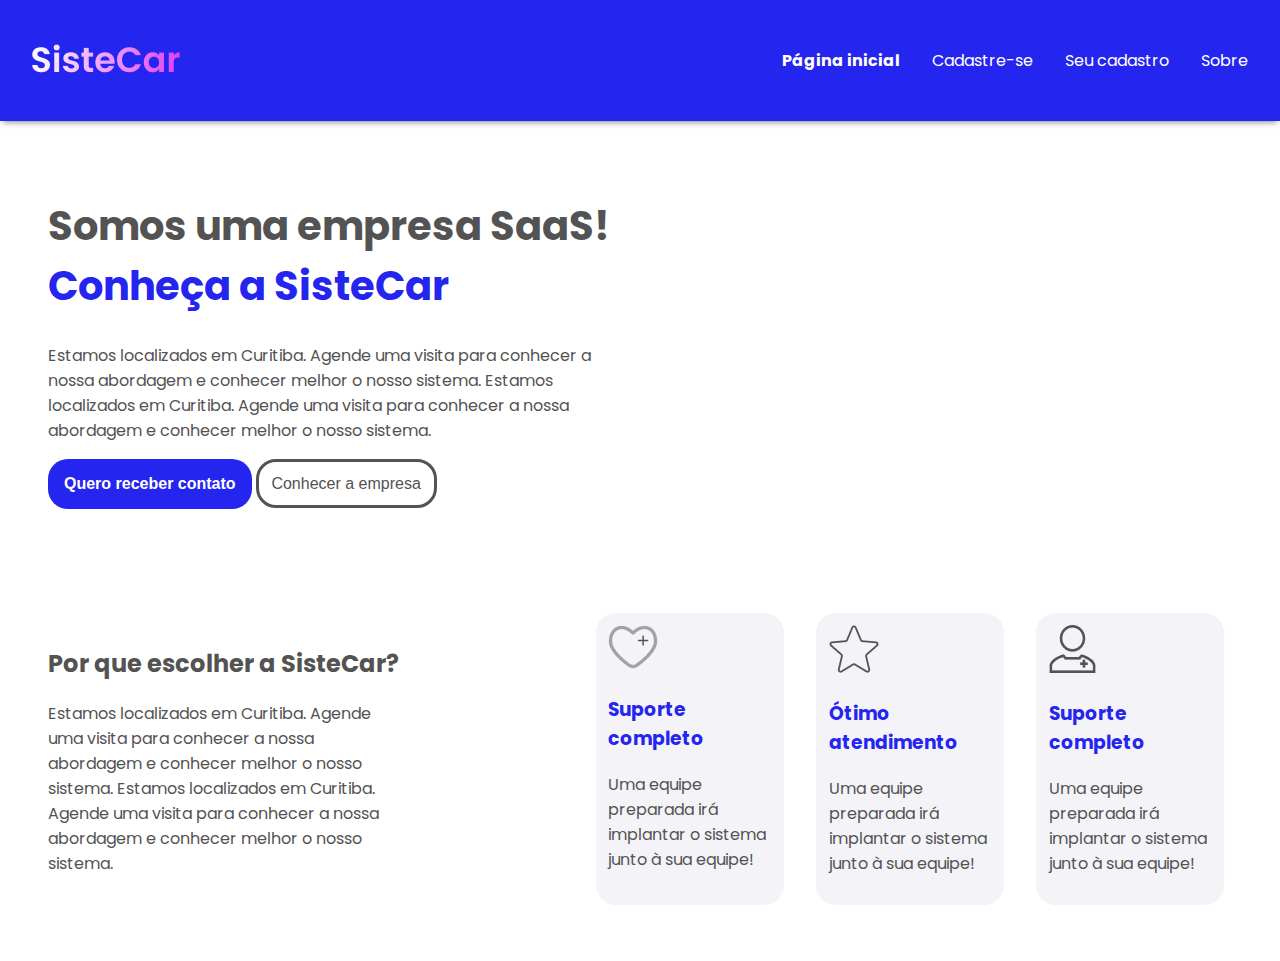
<file: index.html>
<!DOCTYPE html>
<html lang="pt-br">
<head>
    <meta charset="UTF-8">
    <meta name="viewport" content="width=device-width, initial-scale=1.0">
    <title>Sistema para loja de carros</title>
    <link rel="stylesheet" href="css/style.css">
</head>
<body>
    <header>
        <div id="logo">
            <a href="">
                <img src="img/logo.png" alt="">
            </a>
        </div>

        <nav id="menu">
            <ul>
                <li><a href="index.html" class="destaque">Página inicial</a></li>
                <li><a href="form.html" class="texto-padrao">Cadastre-se</a></li>
                <li><a href="formAction.html" class="texto-padrao">Seu cadastro</a></li>
                <li><a href="about.html" class="texto-padrao">Sobre</a></li>
            </ul>
        </nav>
    </header>
    <main>
        <section class="secao primeira">
            <h1 class="titulo">Somos uma empresa SaaS!<br><span class="destaque-cor">Conheça a SisteCar</span></h1>

            <div class="lado-esquerdo">
                <p>Estamos localizados em Curitiba. Agende uma visita para conhecer a nossa abordagem e conhecer melhor o nosso sistema. Estamos localizados em Curitiba. Agende uma visita para conhecer a nossa abordagem e conhecer melhor o nosso sistema.</p>
                
                <button id="botao-cadastro">Quero receber contato</button>
                <button id="botao-sobre">Conhecer a empresa</button>
            </div>

            <div class="lado-direito">

            </div>
        </section>

        <section class="secao segunda">

            <div class="lado-esquerdo segunda">
                <h2>Por que escolher a SisteCar?</h2>
                <p>Estamos localizados em Curitiba. Agende uma visita para conhecer a nossa abordagem e conhecer melhor o nosso sistema. Estamos localizados em Curitiba. Agende uma visita para conhecer a nossa abordagem e conhecer melhor o nosso sistema.</p>
            </div>
            <div class="lado-direito segunda">
                <div class="cards">
                    <div class="card um">
                        <img src="img/icone_um.png" alt="">
                        <h3 class="destaque-cor">Suporte completo</h3>
                        <p>Uma equipe preparada irá implantar o sistema junto à sua equipe!</p>
                    </div>

                    <div class="card dois">
                        <img src="img/icone_dois.png" alt="">
                        <h3 class="destaque-cor">Ótimo atendimento</h3>
                        <p>Uma equipe preparada irá implantar o sistema junto à sua equipe!</p>
                    </div>

                    <div class="card tres">
                        <img src="img/icone_tres.png" alt="">
                        <h3 class="destaque-cor">Suporte completo</h3>
                        <p>Uma equipe preparada irá implantar o sistema junto à sua equipe!</p>
                    </div>

                </div>
            </div>
            


        </section>
    </main>
</body>
</html>
</file>
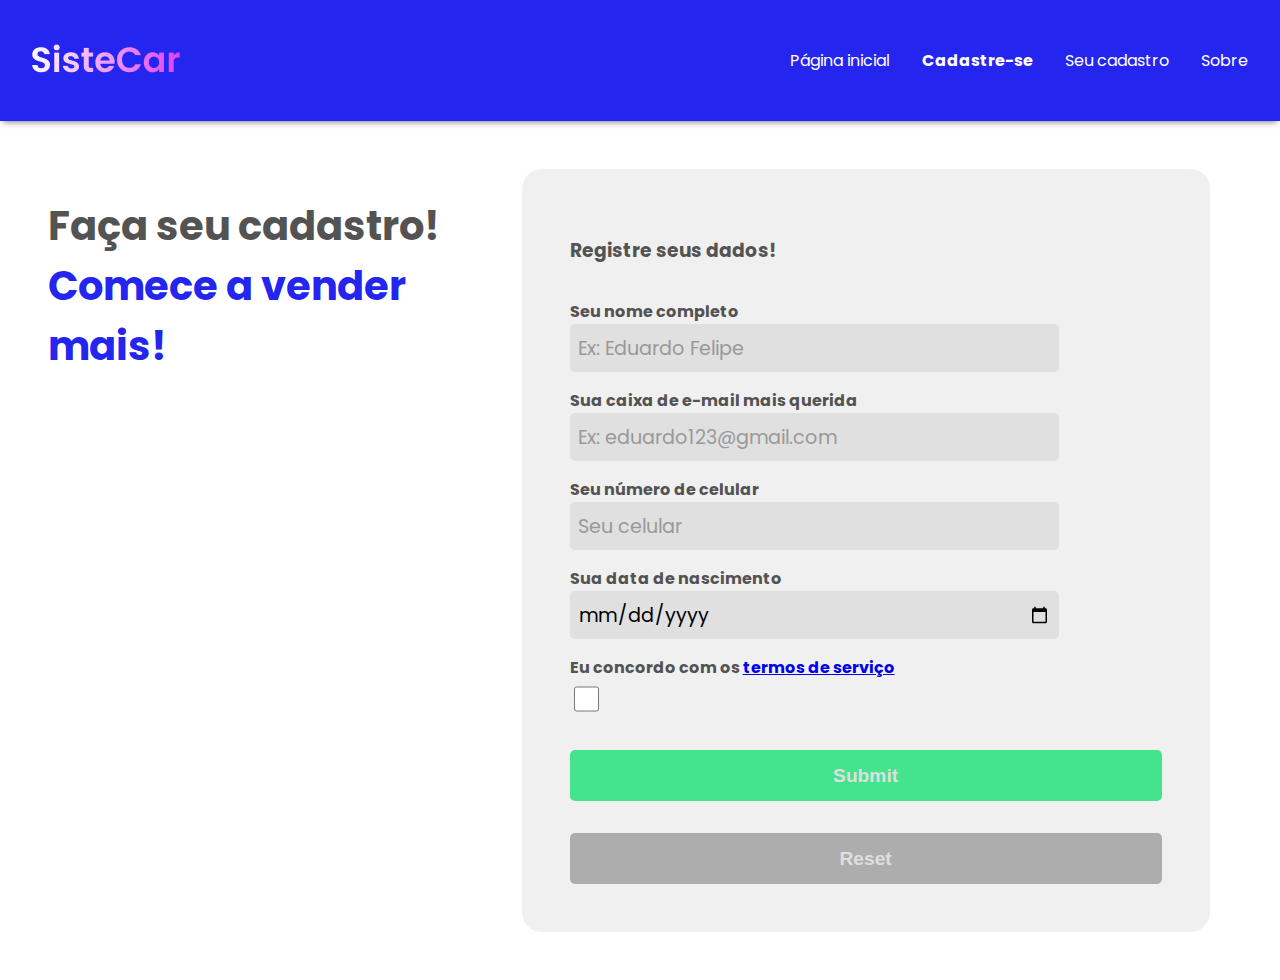
<file: form.html>
<!DOCTYPE html>
<html lang="pt-br">
<head>
    <meta charset="UTF-8">
    <meta name="viewport" content="width=device-width, initial-scale=1.0">
    <title>Sistema para loja de carros</title>
    <link rel="stylesheet" href="css/style.css">
</head>
<body>
    <header>
        
        <div id="logo">
            <a href="">
                <img src="img/logo.png" alt="">
            </a>
        </div>

        <nav id="menu">
            <ul>
                <li><a href="index.html" class="texto-padrao">Página inicial</a></li>
                <li><a href="form.html" class="destaque">Cadastre-se</a></li>
                <li><a href="formAction.html" class="texto-padrao">Seu cadastro</a></li>
                <li><a href="about.html" class="texto-padrao">Sobre</a></li>
            </ul>
        </nav>

    </header>
    <main>
        <section class="secao primeira form">

            <div class="lado-esquerdo form">
                <h1 class="titulo">Faça seu cadastro!<br><span class="destaque-cor">Comece a vender mais!</span></h1>
            </div>
            <div class="lado-direito form">
                <h3>Registre seus dados!</h3>
                <form method="GET" action="formAction.html" >
                    <div class="card-forms">
                        <label for="nome" class="titulo-form" aria-hidden="true">Seu nome completo</label>
                        <input type="text" class="input-form" name="Nome" placeholder="Ex: Eduardo Felipe" pattern="[A-Za-záàâãéèêíóôõúç\s]{8,50}" title="Nome com 8 a 50 letras" required>

                        <label for="email" class="titulo-form" aria-hidden="true">Sua caixa de e-mail mais querida</label>
                        <input type="email" class="input-form" name="E-mail" placeholder="Ex: eduardo123@gmail.com" required>

                        <label for="celular" class="titulo-form" aria-hidden="true">Seu número de celular</label>
                        <input type="phone" id="celular" class="input-form" name="Celular" pattern="\(\d{2}\)\s\d{4,5}-\d{4}$" onkeydown="return mascaraTelefone(event)" placeholder="Seu celular" title="(xx) xxxxx-xxxx" required>

                        <label for="nascimento" class="titulo-form" aria-hidden="true">Sua data de nascimento</label>
                        <input type="date" class="input-form" name="Nascimento">

                        <label for="agree-term" class="titulo-form" aria-hidden="true"><span><span></span></span>Eu concordo com os <a href="#" class="term-service">termos de serviço</a></label>
                        <input type="checkbox" name="Termo" class="input-form checkbox" required >

                        <input type="submit" id="submit-form" name="Enviar?" placeholder="Enviar">

                        <input type="reset" id="reset-form" name="Resetar">
                    </div>
                </form>
            </div>  
        </section>
    </main>
    <script src="script/script.js"></script>
</body>
</html>
</file>
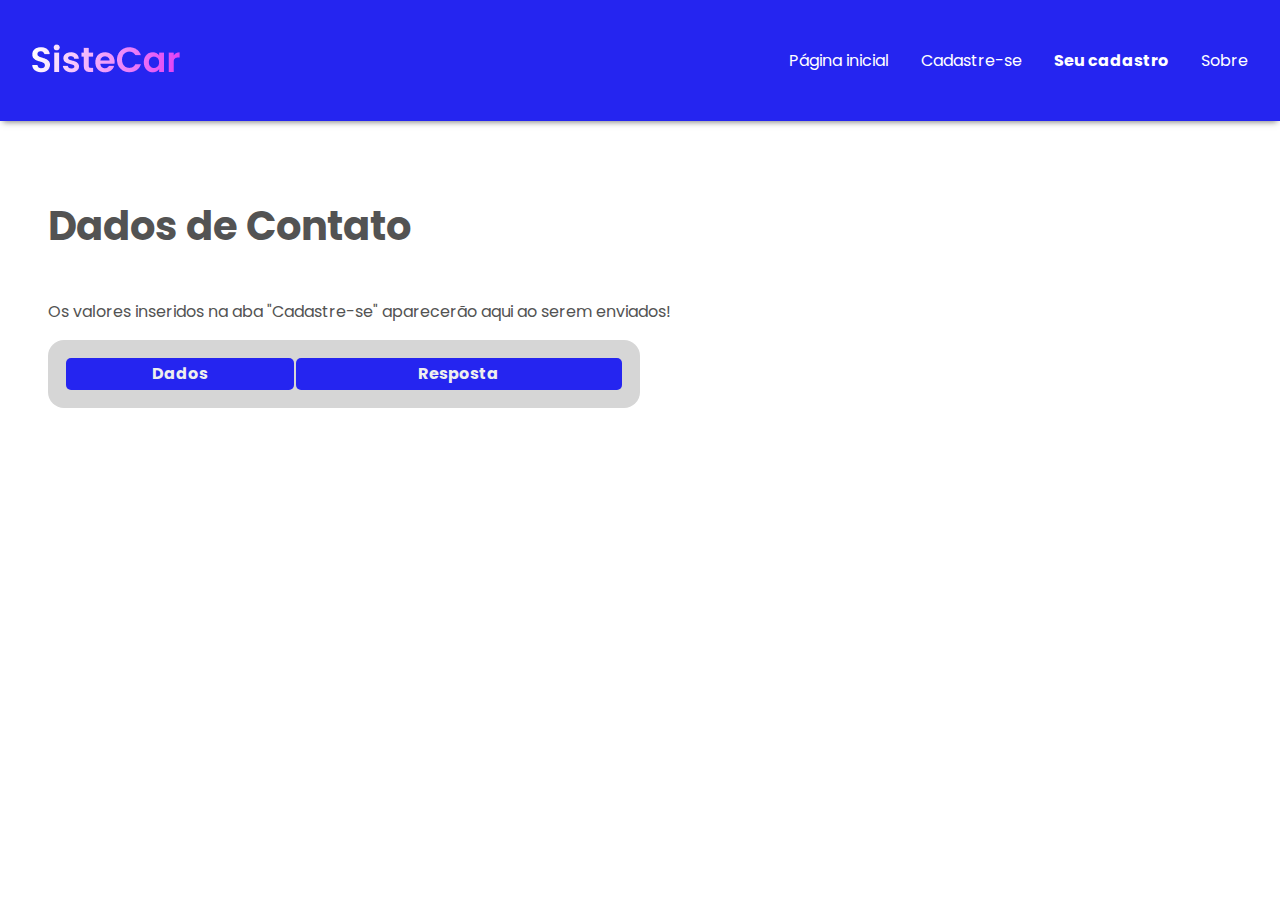
<file: formAction.html>
<!DOCTYPE html>
<html lang="pt-br">
<head>
    <meta charset="UTF-8">
    <meta name="viewport" content="width=device-width, initial-scale=1.0">
    <title>Sistema para loja de carros</title>
    <link rel="stylesheet" href="css/style.css">
</head>
<body>
    <header>
        
        <div id="logo">
            <a href="">
                <img src="img/logo.png" alt="">
            </a>
        </div>

        <nav id="menu">
            <ul>
                <li><a href="./index.html" class="texto-padrao">Página inicial</a></li>
                <li><a href="./form.html" class="texto-padrao">Cadastre-se</a></li>
                <li><a href="formAction.html" class="destaque">Seu cadastro</a></li>
                <li><a href="./about.html" class="texto-padrao">Sobre</a></li>
            </ul>
        </nav>

    </header>

    <script src="script/script.js"></script>
    <section class="secao formAction">

        <h1 class="titulo">Dados de Contato</h1>

        <table class="tableCSS">
            <p>Os valores inseridos na aba "Cadastre-se" aparecerão aqui ao serem enviados!</p>
            <tr><th>Dados</th><th>Resposta</th></tr>
            <script language=javascript>
                var params = new Array();
                params = getParameters();
                for (let [key, value] of Object.entries(params)) {
                    document.write("<tr><th>" + key + "</th><td>" + value + "</td></tr>");
                }
            </script>
        </table>
    </section>
</file>
<file: css/style.css>
@import url('https://fonts.googleapis.com/css2?family=Poppins:wght@400;700&display=swap');

body{
    margin: 0 auto;
    color: rgb(83, 83, 83);
}

/*Aqui começa o cabeçalho padrão de todas as páginas*/

header{
    display: flex;
    padding: 2rem;
    justify-content: space-between;
    background: #2525f0;
    box-shadow: 0 4px 6px -3px rgba(0, 0, 0, 0.5);
}

#logo{
    display: flex;
    align-items: center;
}

/**/
#menu > ul {
    display: flex;
    gap: 2rem;
    list-style-type: none;
    color: white;
    font-family: 'Poppins', sans-serif;
}

/*aplica um efeito e altera o peso da fonte ao passar o mouse em cima do cabeçalho, no nome da aba do site*/
li:hover{
    font-weight: 700;
    cursor: pointer;
}

/*configuração do atibuto "link" do cabeçalho*, para destacar o peso da fonte correspondente a aba*/
.destaque{
    font-weight: 700;
    text-decoration: none;
    list-style: none;
    color: white;
}

/*configuração do atibuto "link" do cabeçalho*, para a fonte ficar normal */

.texto-padrao{
    text-decoration: none;
    list-style: none;
    color: white;
}


/*Aqui termina o cabeçalho*/

/*Aqui começa a primeira seção, que no nosso caso é o "Hero"*/
.secao{
    padding: 3rem;
    font-family: 'Poppins', sans-serif;
}

.sessao.primeira{
    display: flex;
    width: 100%;
}

.secao.primeira.form{
    display: flex;
}

.titulo{
    font-family: 'Poppins', sans-serif;
    font-size: 2.5rem;
}
.destaque-cor{
    color: rgb(37, 37, 240);
}
.lado-esquerdo, .lado-direito{
    width: 50%;
}

.lado-esquerdo.form{
    width: 40%;
}

#botao-cadastro{
    padding: 1rem;
    border-radius: 20px;
    border: none;
    background: rgb(37, 37, 240);
    color: white;
    font-size: 1rem;
    font-weight: 700;
    cursor: pointer;
}

#botao-cadastro:hover{
    background: rgb(80, 80, 235);
    transition: .3s;
}

#botao-sobre{
    padding: .8rem;
    border-radius: 20px;
    background: transparent;
    border: 3px solid rgb(83, 83, 83);
    font-size: 1rem;
    font-weight: 400;
    color:  rgb(83, 83, 83);
    cursor: pointer; 
}

/*Aqui começa a segunda seção, logo abaixo do "hero"*/
.secao.segunda{
    padding: 3rem;
    display: flex;
    align-items: center;
}

.lado-esquerdo.segunda{
    width: 30%;
}

.lado-direito.segunda{
    width: 70%;
}

.cards{
    display: flex;
    padding: .5rem;
    justify-content: end;
    gap: 2rem;
}

.card{
    padding: .8rem;
    width: 20%;
    background: rgb(243, 243, 248);
    border-radius: 20px;
    padding: .8rem;
    color: rgb(83, 83, 83);
}

.card-forms{
    display: flex;
    flex-direction: column;
    justify-content: center;
}


input::placeholder{
    font-size: 1.2rem;
    color: rgb(153, 153, 153);
}

.titulo-form{
    margin-top: 1rem;
    font-weight: 700;
}

.lado-direito.form{
    display: flex;
    flex-direction: column;
    background: #f0f0f0;
    padding: 3rem;
    border-radius: 20px;
}

.input-form{
    padding: .5rem;
    width: 80%;
    height: 2rem;
    background: rgb(224, 224, 224);
    border: none;
    outline: none;
    border-radius: 5px;
    font-family: 'Poppins', sans-serif;
    font-size: 1.2rem;
}

.input-form:focus{
    border: 3px solid rgb(37, 37, 240);
    font-family: 'Poppins', sans-serif;
    font-size: 1.2rem;
    background: #f5f5f5;
}

.input-form.checkbox{
    display: flex;
    width: 25px;
    position: relative;
    top: 0%;
}


#submit-form{
    padding: .9rem;
    width: 100%;
    border-radius: 10px;
    background: rgb(68, 228, 140);
    border: none;
    outline: none;
    border-radius: 5px;
    font-weight: 700;
    color: rgb(223, 223, 223);
    margin-top: 2rem;
    font-size: 1.2rem;
    cursor: pointer;
}

#submit-form:hover{
    background-color: rgb(39, 194, 109);
}


#reset-form{
    padding: .9rem;
    width: 100%;
    border-radius: 10px;
    background: rgb(173, 173, 173);
    border: none;
    outline: none;
    border-radius: 5px;
    font-weight: 700;
    color: rgb(223, 223, 223);
    margin-top: 2rem;
    font-size: 1.2rem;
    cursor: pointer;
}

#reset-form:hover{
    background: rgb(107, 107, 107);
}

table.tableCSS {
    background-color: rgb(214, 214, 214);
    text-align: left;
    padding: 1rem;
    width: 50%;
    font-size: medium;
    border-radius: 1rem;
    font-family: 'Gill Sans', 'Gill Sans MT', Calibri, 'Trebuchet MS', sans-serif;
}
table.tableCSS td {
    border: 5px;
    padding: 1rem;
    border-bottom: 2px solid #2525f0;
    font-family: 'Poppins', sans-serif;
    font-weight: 400;
}

table.tableCSS th {
    background-color: #2525f0;
    border-radius: 5px;
    height: 30px;
    color: rgb(238, 238, 238);
    text-align: center;
    font-family: 'Poppins', sans-serif;
}

.secao.formAction{
    display: flex;
    flex-direction: column;
}
</file>
